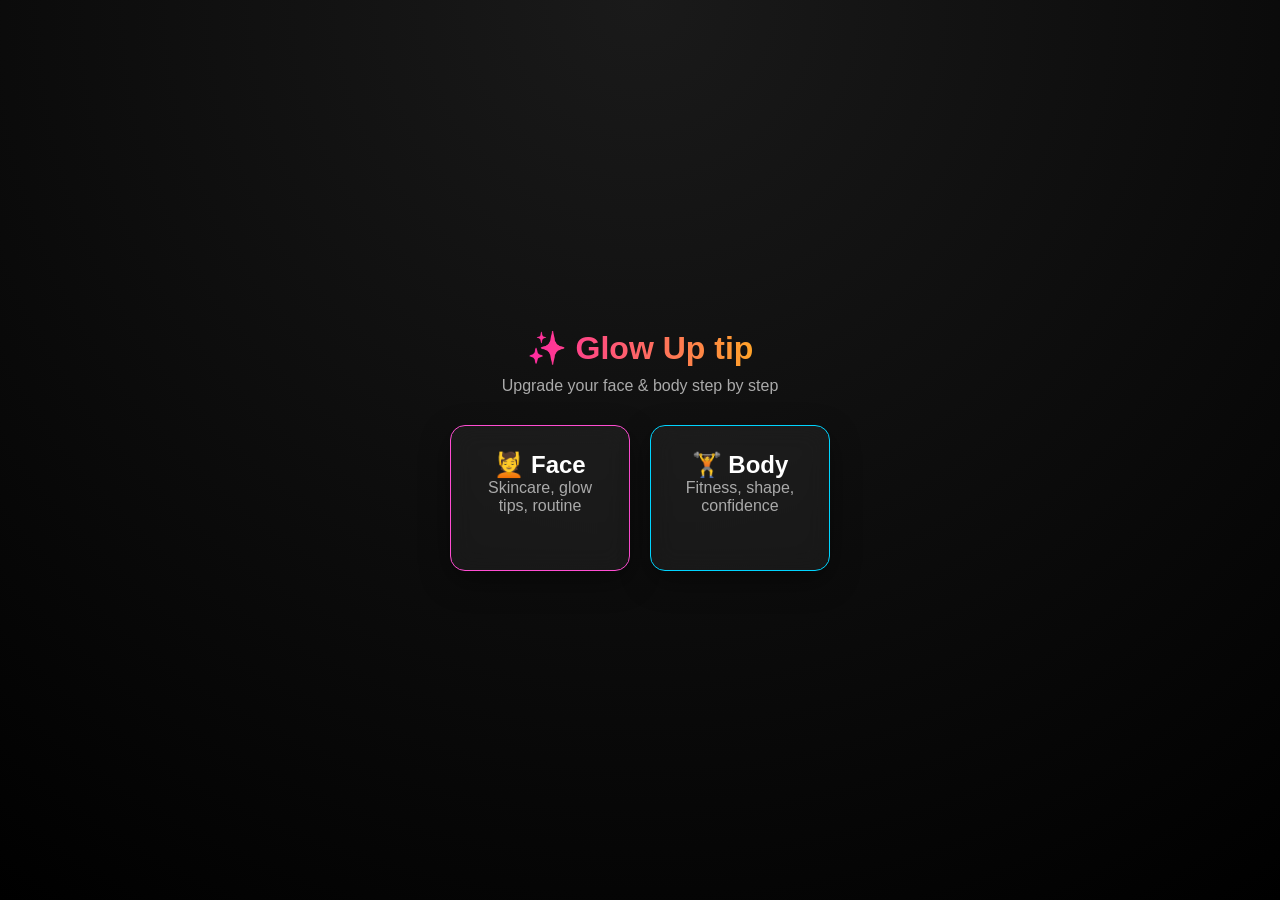
<file: glowup.html>
<!DOCTYPE html>
<html lang="en">
<head>
  <meta charset="UTF-8">
  <title>Glow Up Hub</title>
  <link rel="stylesheet" href="glow.css">
  <meta name="viewport" content="width=device-width, initial-scale=1.0">
</head>

<body>

  <div class="container">

    <h1>✨ Glow Up tip</h1>
    <p>Upgrade your face & body step by step</p>

    <div class="card-box">

      <a href="face.html">
        <div class="card face">
          <h2>💆 Face</h2>
          <p>Skincare, glow tips, routine</p>
        </div>
      </a>

      <a href="body.html">
        <div class="card body">
          <h2>🏋️ Body</h2>
          <p>Fitness, shape, confidence</p>
        </div>
      </a>

    </div>

  </div>

</body>
</html>
</file>
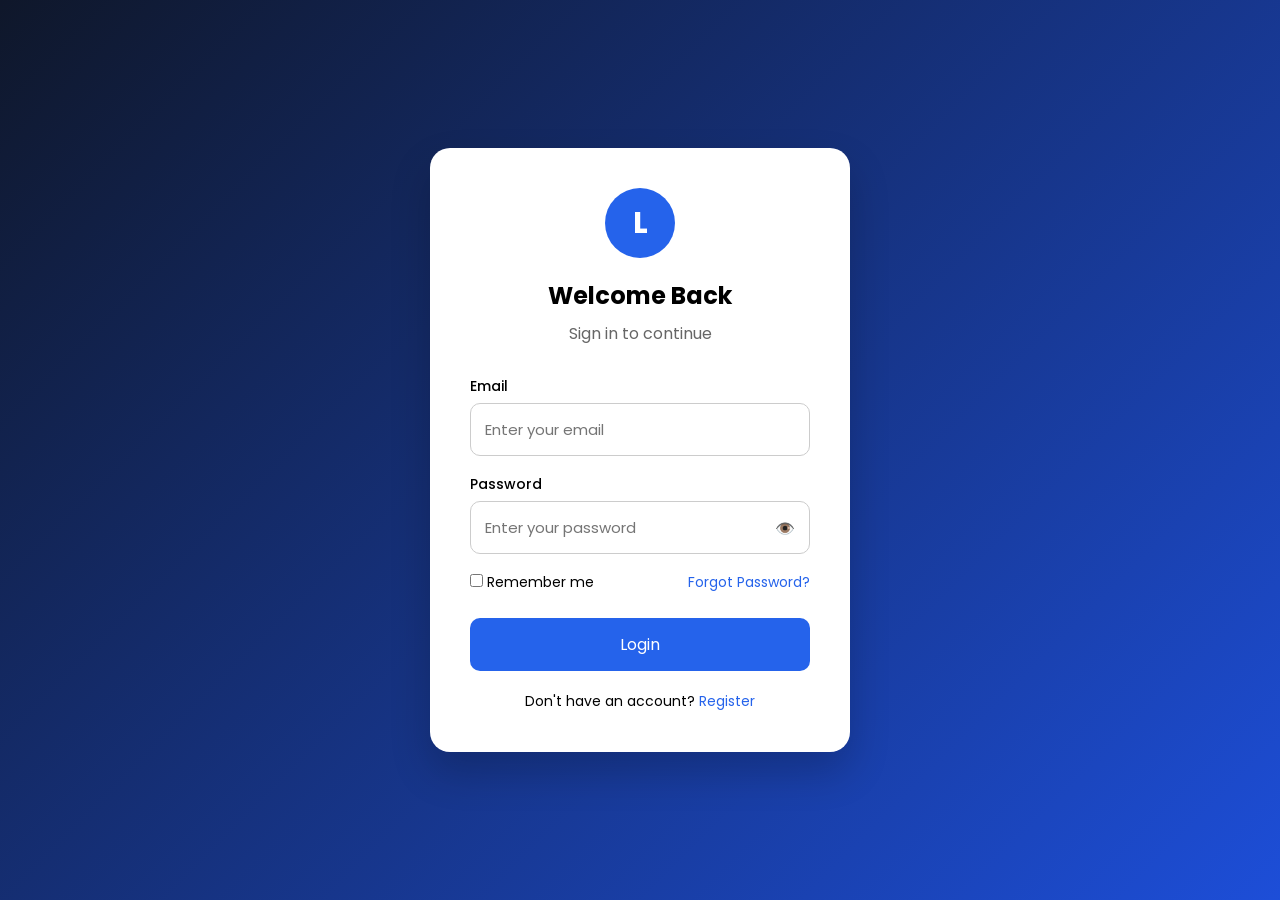
<file: login.html>
<!DOCTYPE html>
<html lang="en">
<head>
<meta charset="UTF-8">
<meta name="viewport" content="width=device-width, initial-scale=1.0">
<title>Secure Login</title>

<link href="https://fonts.googleapis.com/css2?family=Poppins:wght@300;400;500;600;700&display=swap" rel="stylesheet">

<style>
*{
    margin:0;
    padding:0;
    box-sizing:border-box;
    font-family:'Poppins',sans-serif;
}

body{
    min-height:100vh;
    display:flex;
    justify-content:center;
    align-items:center;
    background:linear-gradient(135deg,#0f172a,#1d4ed8);
    padding:20px;
}

.card{
    width:100%;
    max-width:420px;
    background:#fff;
    border-radius:20px;
    padding:40px;
    box-shadow:0 20px 40px rgba(0,0,0,.2);
}

.logo{
    width:70px;
    height:70px;
    margin:auto;
    border-radius:50%;
    background:#2563eb;
    color:white;
    display:flex;
    align-items:center;
    justify-content:center;
    font-size:30px;
    font-weight:bold;
}

h2{
    text-align:center;
    margin:20px 0 8px;
}

p{
    text-align:center;
    color:#666;
    margin-bottom:30px;
}

.input-group{
    margin-bottom:18px;
}

.input-group label{
    display:block;
    margin-bottom:6px;
    font-size:14px;
    font-weight:500;
}

.input-group input{
    width:100%;
    padding:14px;
    border:1px solid #ccc;
    border-radius:10px;
    font-size:15px;
}

.input-group input:focus{
    border-color:#2563eb;
    outline:none;
}

.password{
    position:relative;
}

.eye{
    position:absolute;
    right:15px;
    top:42px;
    cursor:pointer;
}

.options{
    display:flex;
    justify-content:space-between;
    align-items:center;
    margin:15px 0 25px;
    font-size:14px;
}

.options a{
    color:#2563eb;
    text-decoration:none;
}

button{
    width:100%;
    padding:14px;
    background:#2563eb;
    color:white;
    border:none;
    border-radius:10px;
    font-size:16px;
    cursor:pointer;
}

button:hover{
    background:#1d4ed8;
}

.footer{
    margin-top:20px;
    text-align:center;
    font-size:14px;
}

.footer a{
    color:#2563eb;
    text-decoration:none;
}

#error{
    display:none;
    color:#dc2626;
    margin-bottom:15px;
}
</style>
</head>
<body>

<div class="card">

<div class="logo">L</div>

<h2>Welcome Back</h2>
<p>Sign in to continue</p>

<div id="error"></div>

<form id="loginForm">

<div class="input-group">
<label>Email</label>
<input
type="email"
id="email"
placeholder="Enter your email"
required>
</div>

<div class="input-group password">
<label>Password</label>
<input
type="password"
id="password"
placeholder="Enter your password"
required>

<span class="eye" onclick="togglePassword()">👁️</span>
</div>

<div class="options">
<label>
<input type="checkbox">
 Remember me
</label>

<a href="#">Forgot Password?</a>
</div>

<button type="submit">
Login
</button>

</form>

<div class="footer">
Don't have an account?
<a href="#">Register</a>
</div>

</div>

<script>

function togglePassword(){

const pass=document.getElementById("password");

pass.type=
pass.type==="password"?"text":"password";

}

document.getElementById("loginForm")
.addEventListener("submit",async function(e){

e.preventDefault();

const email=document.getElementById("email").value;
const password=document.getElementById("password").value;

const error=document.getElementById("error");

error.style.display="none";

/* Replace with your backend API */
try{

const response=await fetch("http://localhost:5000/api/login",{

method:"POST",

headers:{
"Content-Type":"application/json"
},

body:JSON.stringify({

email,
password

})

});

const data=await response.json();

if(response.ok){

alert("Login Successful");

window.location="dashboard.html";

}else{

error.style.display="block";
error.innerHTML=data.message;

}

}catch{

error.style.display="block";
error.innerHTML="Cannot connect to server.";

}

});

</script>

</body>
</html>
</file>
<file: glow.css>
*{
  margin:0;
  padding:0;
  box-sizing:border-box;
  font-family:Arial, sans-serif;
  
}

body{
  height:100vh;
  display:flex;
  justify-content:center;
  align-items:center;
  background: radial-gradient(circle at top,#1a1a1a,#000);
  color:white;
}

/* CONTAINER */
.container{
  text-align:center;
  animation: fadeIn 1s ease;
}

h1{
  font-size:32px;
  margin-bottom:10px;
  background: linear-gradient(90deg,#ff00cc,#ffcc00);
  -webkit-background-clip:text;
  -webkit-text-fill-color:transparent;
}

p{
  color:#aaa;
  margin-bottom:30px;
}

/* CARDS */
.card-box{
  display:flex;
  gap:20px;
  justify-content:center;
}

/* CARD STYLE */
.card{
  width:180px;
  padding:25px;
  border-radius:15px;
  background: rgba(255,255,255,0.05);
  backdrop-filter: blur(12px);
  border:1px solid rgba(255,255,255,0.1);
  cursor:pointer;
  transition:0.4s ease;
  text-align:center;
  box-shadow:0 10px 30px rgba(0,0,0,0.4);
}

/* HOVER ANIMATION */
.card:hover{
  transform: translateY(-10px) scale(1.05);
  box-shadow:0 20px 50px rgba(255,0,200,0.3);
}

/* DIFFERENT COLORS */
.face{
  border:1px solid #ff4dd2;
}

.body{
  border:1px solid #00d4ff;
}

/* LINK FIX */
a{
  text-decoration:none;
  color:white;
}

/* FADE IN ANIMATION */
@keyframes fadeIn{
  from{
    opacity:0;
    transform:translateY(20px);
  }
  to{
    opacity:1;
    transform:translateY(0);
  }
}
</file>
